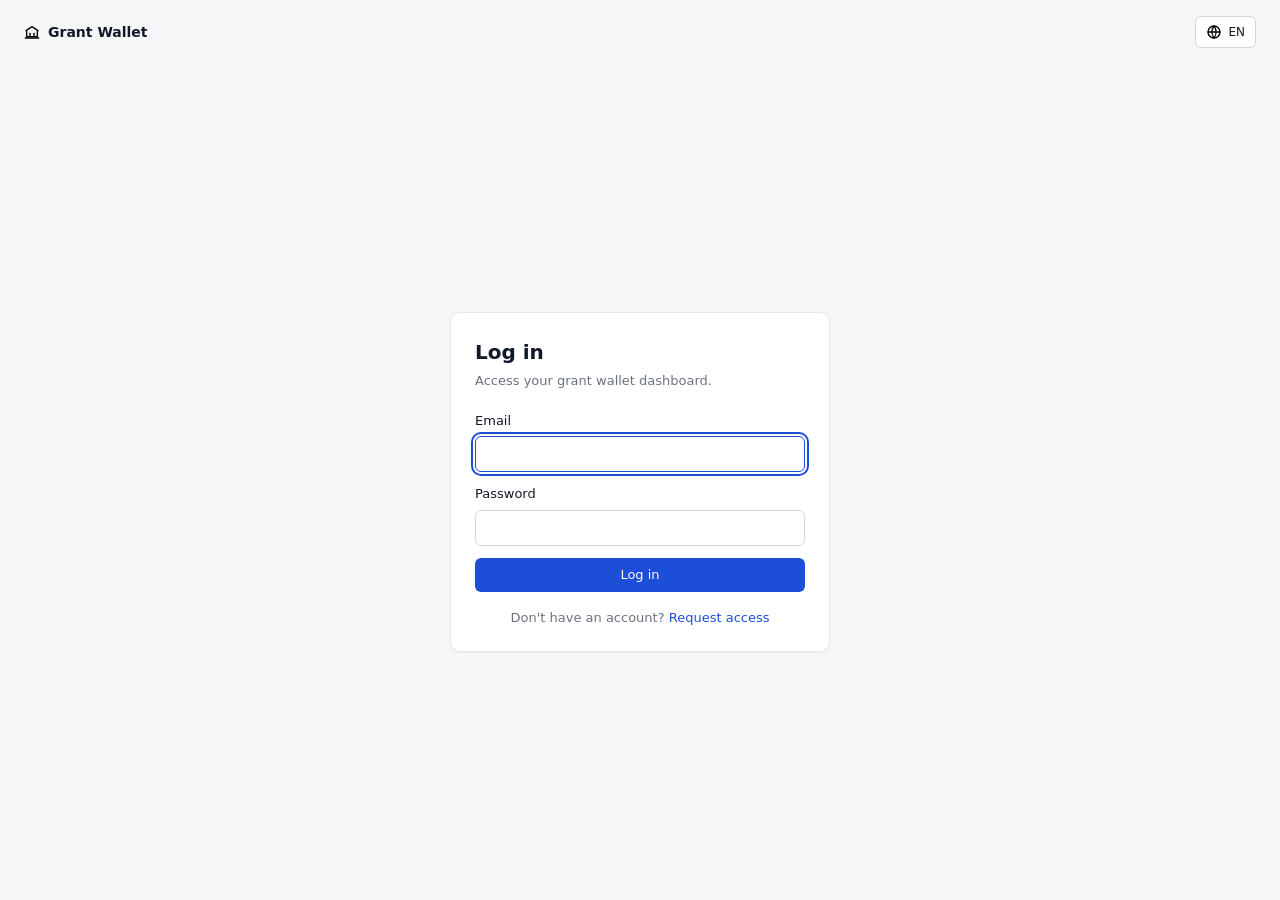
<file: index.html>
<!doctype html>
<html lang="en">
<head>
  <meta charset="UTF-8">
  <meta http-equiv="refresh" content="0; url=login.html">
  <title>Grant Wallet</title>
  <script>window.location.replace("login.html");</script>
</head>
<body>
  <p>Redirecting to <a href="login.html">login</a>&hellip;</p>
</body>
</html>
</file>
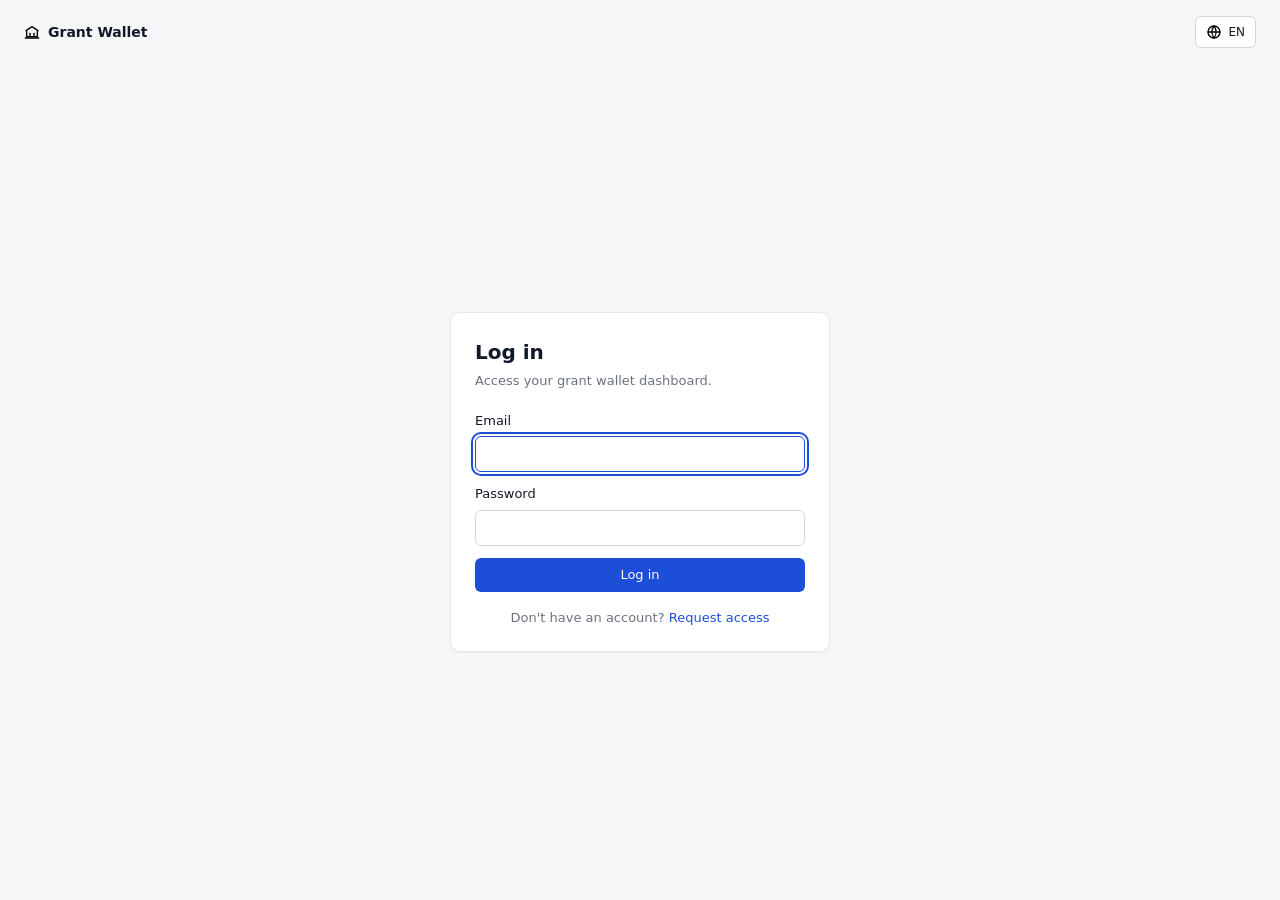
<file: dashboard.html>
<!doctype html>
<html lang="en">
<head>
  <meta charset="UTF-8">
  <meta name="viewport" content="width=device-width, initial-scale=1">
  <title>Dashboard — Grant Wallet</title>
  <link rel="stylesheet" href="css/reset.css">
  <link rel="stylesheet" href="css/variables.css">
  <link rel="stylesheet" href="css/layout.css">
  <link rel="stylesheet" href="css/components.css">
  <link rel="stylesheet" href="css/dashboard.css">
</head>
<body data-page="dashboard">
  <div class="app-shell">
    <header class="topbar" id="topbar"></header>
    <div class="app-body">
      <div class="sidebar-backdrop" id="sidebarBackdrop"></div>
      <nav class="sidebar" id="sidebar"></nav>

      <main class="main-content">
        <div class="page-header">
          <div>
            <h1 class="page-title" data-i18n="dashboard.title">Dashboard</h1>
            <p class="page-subtitle" data-i18n="dashboard.subtitle">Overview of your grant funds and recent activity.</p>
          </div>
          <div class="page-header-actions">
            <span class="last-updated" id="lastUpdated" data-no-translate="true">Last updated: --</span>
            <button class="btn btn-secondary btn-sm" id="refreshBtn" type="button">
              <img src="assets/icons/refresh.svg" class="icon icon-sm" alt="">
              <span data-i18n="common.refresh">Refresh</span>
            </button>
          </div>
        </div>

        <div class="summary-grid" id="summaryCards"></div>

        <section class="card activity-card">
          <h2 class="section-title" data-i18n="dashboard.recentActivity">Recent activity</h2>
          <div id="activityList" class="activity-list"></div>
        </section>
      </main>
    </div>
  </div>

  <div id="toast-root" class="toast-root"></div>

  <script src="js/translations.js"></script>
  <script src="js/translator.js"></script>
  <script src="js/api.js"></script>
  <script src="js/auth.js"></script>
  <script src="js/navigation.js"></script>
  <script src="js/app.js"></script>
  <script src="js/dashboard.js"></script>
</body>
</html>
</file>
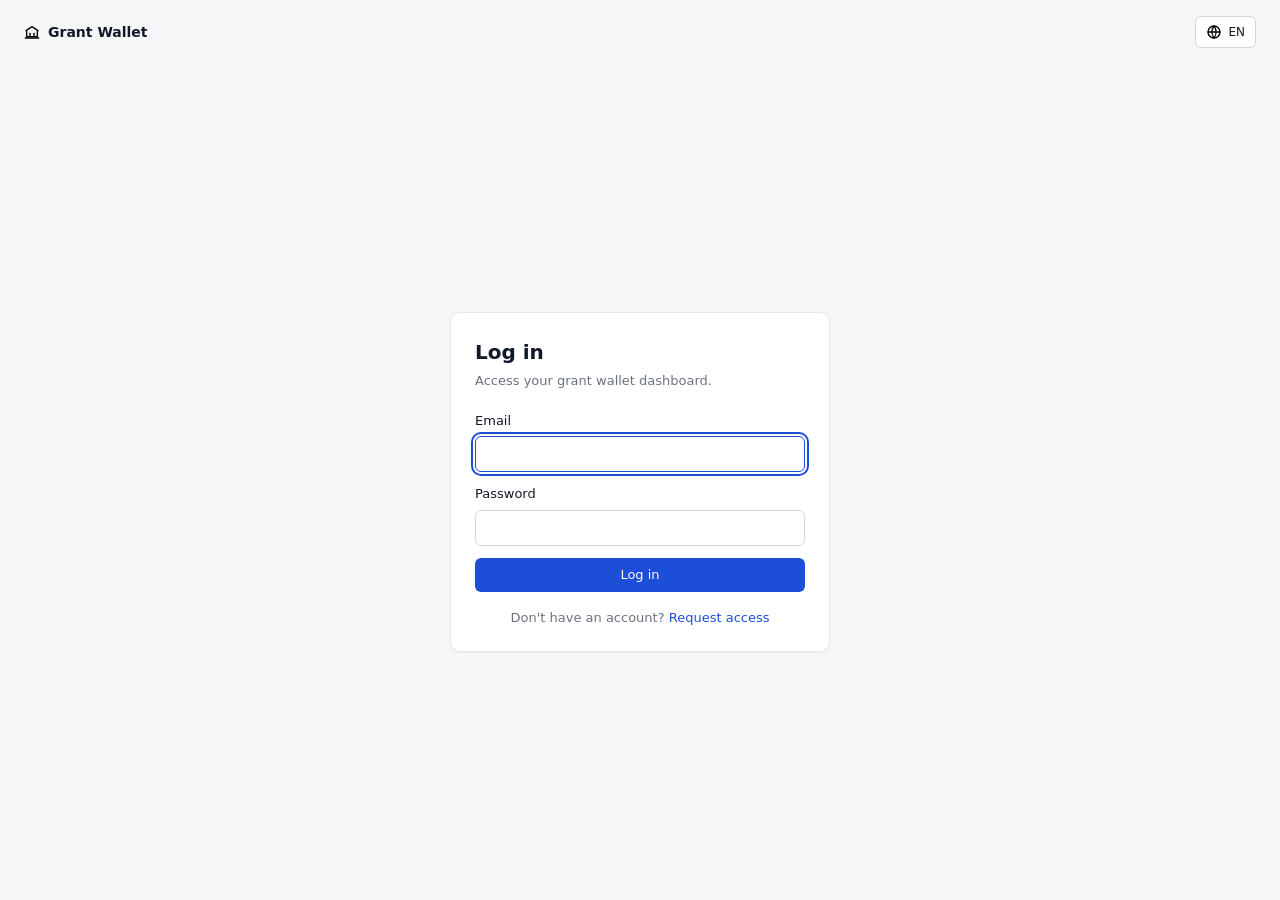
<file: history.html>
<!doctype html>
<html lang="en">
<head>
  <meta charset="UTF-8">
  <meta name="viewport" content="width=device-width, initial-scale=1">
  <title>History — Grant Wallet</title>
  <link rel="stylesheet" href="css/reset.css">
  <link rel="stylesheet" href="css/variables.css">
  <link rel="stylesheet" href="css/layout.css">
  <link rel="stylesheet" href="css/components.css">
  <link rel="stylesheet" href="css/dashboard.css">
</head>
<body data-page="history">
  <div class="app-shell">
    <header class="topbar" id="topbar"></header>
    <div class="app-body">
      <div class="sidebar-backdrop" id="sidebarBackdrop"></div>
      <nav class="sidebar" id="sidebar"></nav>

      <main class="main-content">
        <div class="page-header">
          <div>
            <h1 class="page-title" data-i18n="history.title">Grant history</h1>
            <p class="page-subtitle" data-i18n="history.subtitle">All grant applications submitted under your account.</p>
          </div>
        </div>

        <div class="filter-tabs" role="tablist">
          <button class="filter-tab is-active" data-filter="all" type="button" data-i18n="history.filterAll">All</button>
          <button class="filter-tab" data-filter="approved" type="button" data-i18n="history.filterApproved">Approved</button>
          <button class="filter-tab" data-filter="not-approved" type="button" data-i18n="history.filterNotApproved">Not approved</button>
        </div>

        <div class="history-toolbar">
          <div class="search-field">
            <img src="assets/icons/search.svg" class="icon" alt="">
            <input type="search" id="searchInput" data-i18n-placeholder="history.searchPlaceholder" placeholder="Search by program name">
          </div>
          <span class="result-count" id="resultCount" data-no-translate="true"></span>
        </div>

        <div class="card">
          <div class="table-wrap">
            <table class="data-table">
              <thead>
                <tr>
                  <th data-i18n="history.program">Program</th>
                  <th data-i18n="history.date">Date</th>
                  <th data-i18n="history.amount">Amount</th>
                  <th data-i18n="history.net">Net</th>
                  <th data-i18n="history.status">Status</th>
                </tr>
              </thead>
              <tbody id="historyTableBody"></tbody>
            </table>
          </div>
          <div class="history-cards" id="historyCards"></div>
        </div>
      </main>
    </div>
  </div>

  <div id="toast-root" class="toast-root"></div>

  <script src="js/translations.js"></script>
  <script src="js/translator.js"></script>
  <script src="js/api.js"></script>
  <script src="js/auth.js"></script>
  <script src="js/navigation.js"></script>
  <script src="js/app.js"></script>
  <script src="js/history.js"></script>
</body>
</html>
</file>
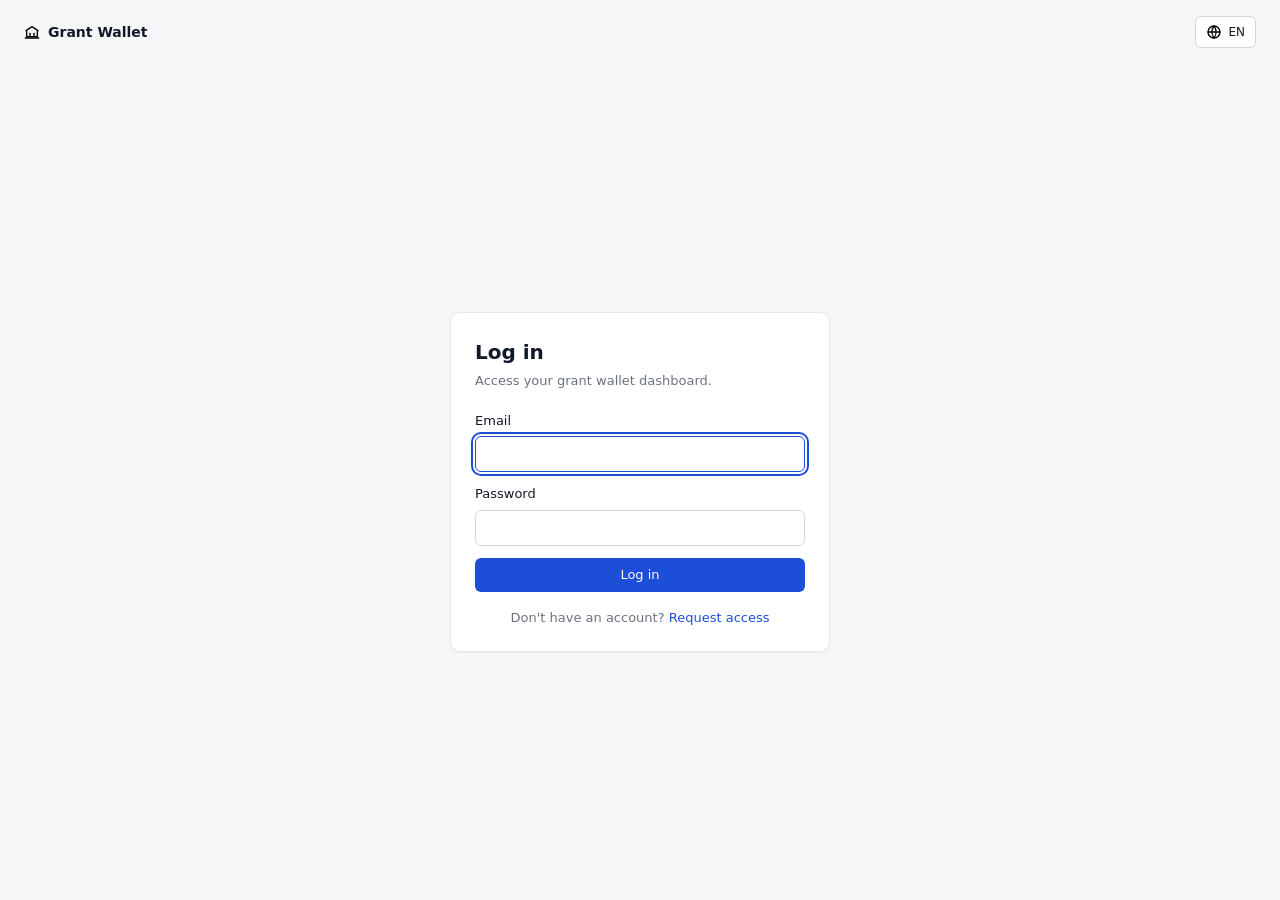
<file: login.html>
<!doctype html>
<html lang="en">
<head>
  <meta charset="UTF-8">
  <meta name="viewport" content="width=device-width, initial-scale=1">
  <title>Log in — Grant Wallet</title>
  <link rel="stylesheet" href="css/reset.css">
  <link rel="stylesheet" href="css/variables.css">
  <link rel="stylesheet" href="css/layout.css">
  <link rel="stylesheet" href="css/components.css">
  <link rel="stylesheet" href="css/auth.css">
</head>
<body data-page="login">
  <div class="auth-shell">
    <div class="auth-topbar">
      <div class="brand" data-no-translate="true">
        <img src="assets/icons/bank.svg" class="icon brand-icon" alt="">
        <span>Grant Wallet</span>
      </div>
      <button class="lang-toggle" id="langToggle" type="button" aria-label="Toggle language">
        <img src="assets/icons/globe.svg" class="icon" alt="">
        <span id="langToggleLabel">EN</span>
      </button>
    </div>

    <div class="auth-card-wrap">
      <div class="card auth-card">
        <h1 class="auth-title" data-i18n="login.title">Log in</h1>
        <p class="auth-subtitle" data-i18n="login.subtitle">Access your grant wallet dashboard.</p>

        <form id="loginForm" novalidate>
          <div class="field">
            <label for="email" data-i18n="login.email">Email</label>
            <input type="email" id="email" name="email" required autocomplete="email" autofocus>
          </div>
          <div class="field">
            <label for="password" data-i18n="login.password">Password</label>
            <input type="password" id="password" name="password" required autocomplete="current-password">
          </div>
          <div class="form-error" id="loginError" role="alert" hidden></div>
          <button type="submit" class="btn btn-primary btn-block" id="loginSubmit">
            <span data-i18n="login.submit">Log in</span>
          </button>
        </form>

        <p class="auth-footnote">
          <span data-i18n="login.noAccount">Don't have an account?</span>
          <a href="register.html" data-i18n="login.registerLink">Request access</a>
        </p>
      </div>
    </div>
  </div>

  <div id="toast-root" class="toast-root"></div>

  <script src="js/translations.js"></script>
  <script src="js/translator.js"></script>
  <script src="js/api.js"></script>
  <script src="js/auth.js"></script>
  <script src="js/navigation.js"></script>
  <script src="js/app.js"></script>
</body>
</html>
</file>
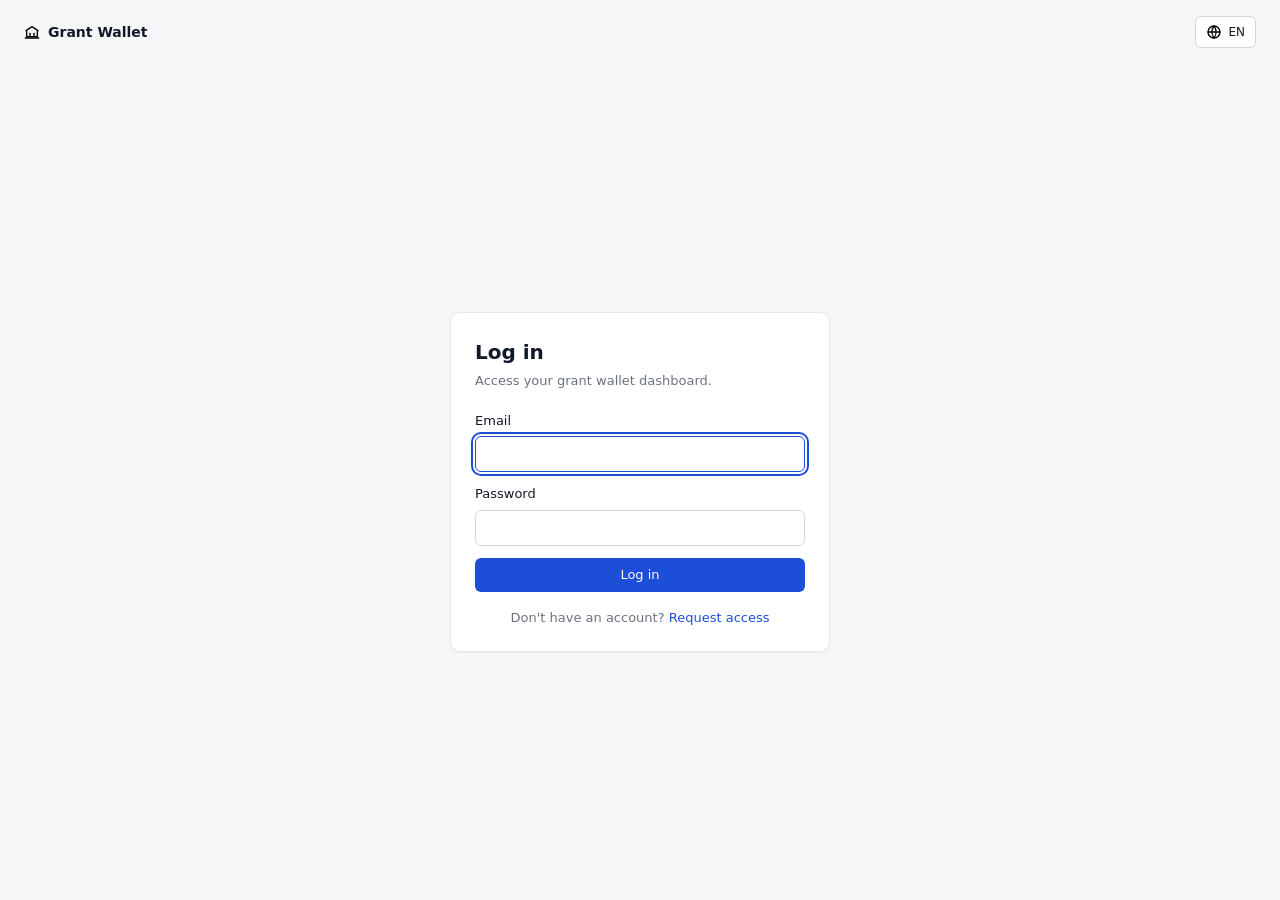
<file: profile.html>
<!doctype html>
<html lang="en">
<head>
  <meta charset="UTF-8">
  <meta name="viewport" content="width=device-width, initial-scale=1">
  <title>Profile — Grant Wallet</title>
  <link rel="stylesheet" href="css/reset.css">
  <link rel="stylesheet" href="css/variables.css">
  <link rel="stylesheet" href="css/layout.css">
  <link rel="stylesheet" href="css/components.css">
  <link rel="stylesheet" href="css/dashboard.css">
</head>
<body data-page="profile">
  <div class="app-shell">
    <header class="topbar" id="topbar"></header>
    <div class="app-body">
      <div class="sidebar-backdrop" id="sidebarBackdrop"></div>
      <nav class="sidebar" id="sidebar"></nav>

      <main class="main-content">
        <div class="page-header">
          <div>
            <h1 class="page-title" data-i18n="profile.title">Profile details</h1>
            <p class="page-subtitle" data-i18n="profile.subtitle">Read-only account information.</p>
          </div>
        </div>

        <section class="card">
          <div class="profile-grid" id="profileGrid"></div>
        </section>
      </main>
    </div>
  </div>

  <div id="toast-root" class="toast-root"></div>

  <script src="js/translations.js"></script>
  <script src="js/translator.js"></script>
  <script src="js/api.js"></script>
  <script src="js/auth.js"></script>
  <script src="js/navigation.js"></script>
  <script src="js/app.js"></script>
  <script src="js/profile.js"></script>
</body>
</html>
</file>
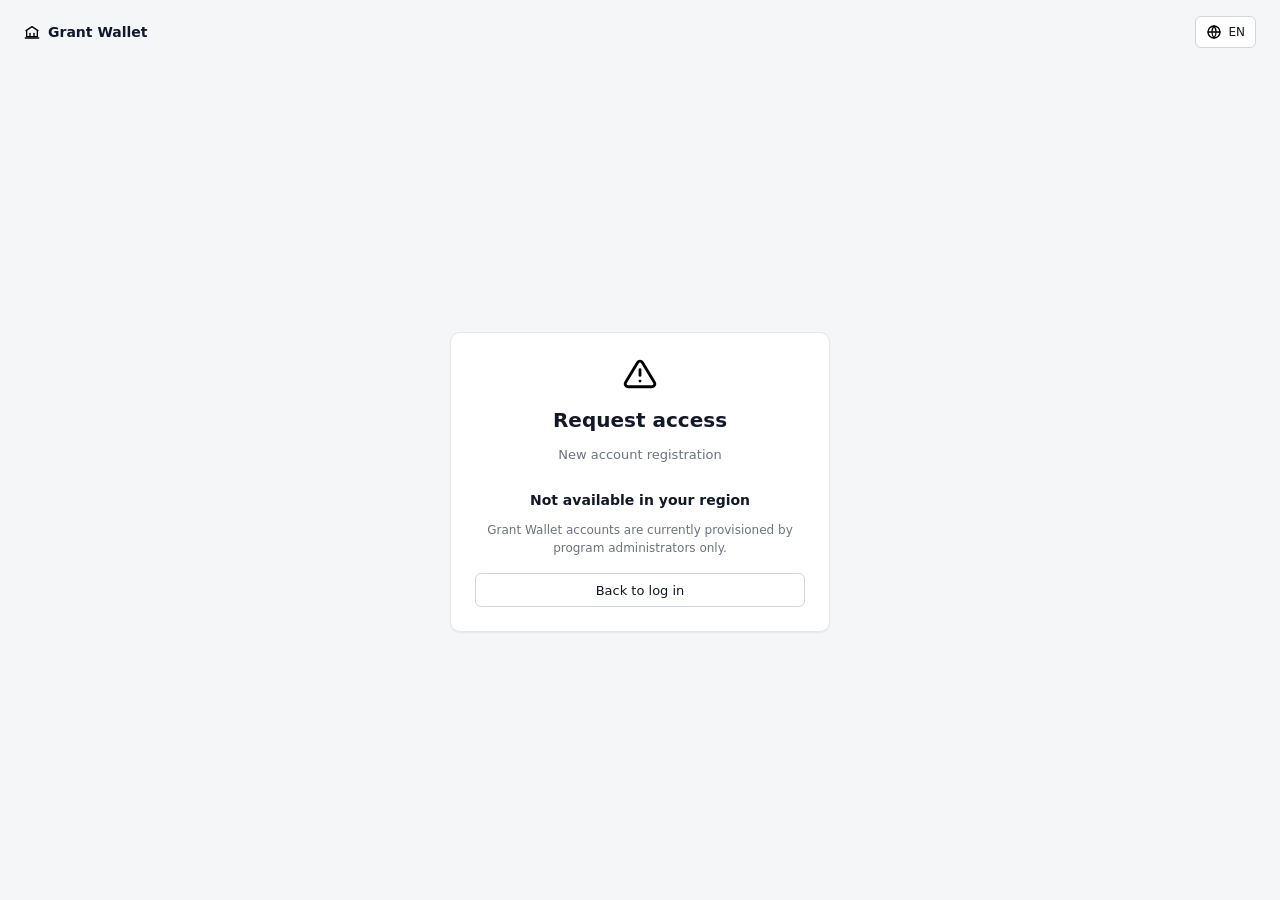
<file: register.html>
<!doctype html>
<html lang="en">
<head>
  <meta charset="UTF-8">
  <meta name="viewport" content="width=device-width, initial-scale=1">
  <title>Request access — Grant Wallet</title>
  <link rel="stylesheet" href="css/reset.css">
  <link rel="stylesheet" href="css/variables.css">
  <link rel="stylesheet" href="css/layout.css">
  <link rel="stylesheet" href="css/components.css">
  <link rel="stylesheet" href="css/auth.css">
</head>
<body data-page="register">
  <div class="auth-shell">
    <div class="auth-topbar">
      <div class="brand" data-no-translate="true">
        <img src="assets/icons/bank.svg" class="icon brand-icon" alt="">
        <span>Grant Wallet</span>
      </div>
      <button class="lang-toggle" id="langToggle" type="button" aria-label="Toggle language">
        <img src="assets/icons/globe.svg" class="icon" alt="">
        <span id="langToggleLabel">EN</span>
      </button>
    </div>

    <div class="auth-card-wrap">
      <div class="card auth-card">
        <div class="register-message">
          <img src="assets/icons/alert.svg" class="icon register-icon" alt="">
          <h1 class="auth-title" data-i18n="register.title">Request access</h1>
          <p class="auth-subtitle" data-i18n="register.subtitle">New account registration</p>
          <p><strong data-i18n="register.message">Not available in your region</strong></p>
          <p class="register-note">Grant Wallet accounts are currently provisioned by program administrators only.</p>
        </div>

        <a href="login.html" class="btn btn-secondary btn-block" style="margin-top:16px;" data-i18n="register.backToLogin">Back to log in</a>
      </div>
    </div>
  </div>

  <div id="toast-root" class="toast-root"></div>

  <script src="js/translations.js"></script>
  <script src="js/translator.js"></script>
  <script src="js/api.js"></script>
  <script src="js/auth.js"></script>
  <script src="js/navigation.js"></script>
  <script src="js/app.js"></script>
</body>
</html>
</file>
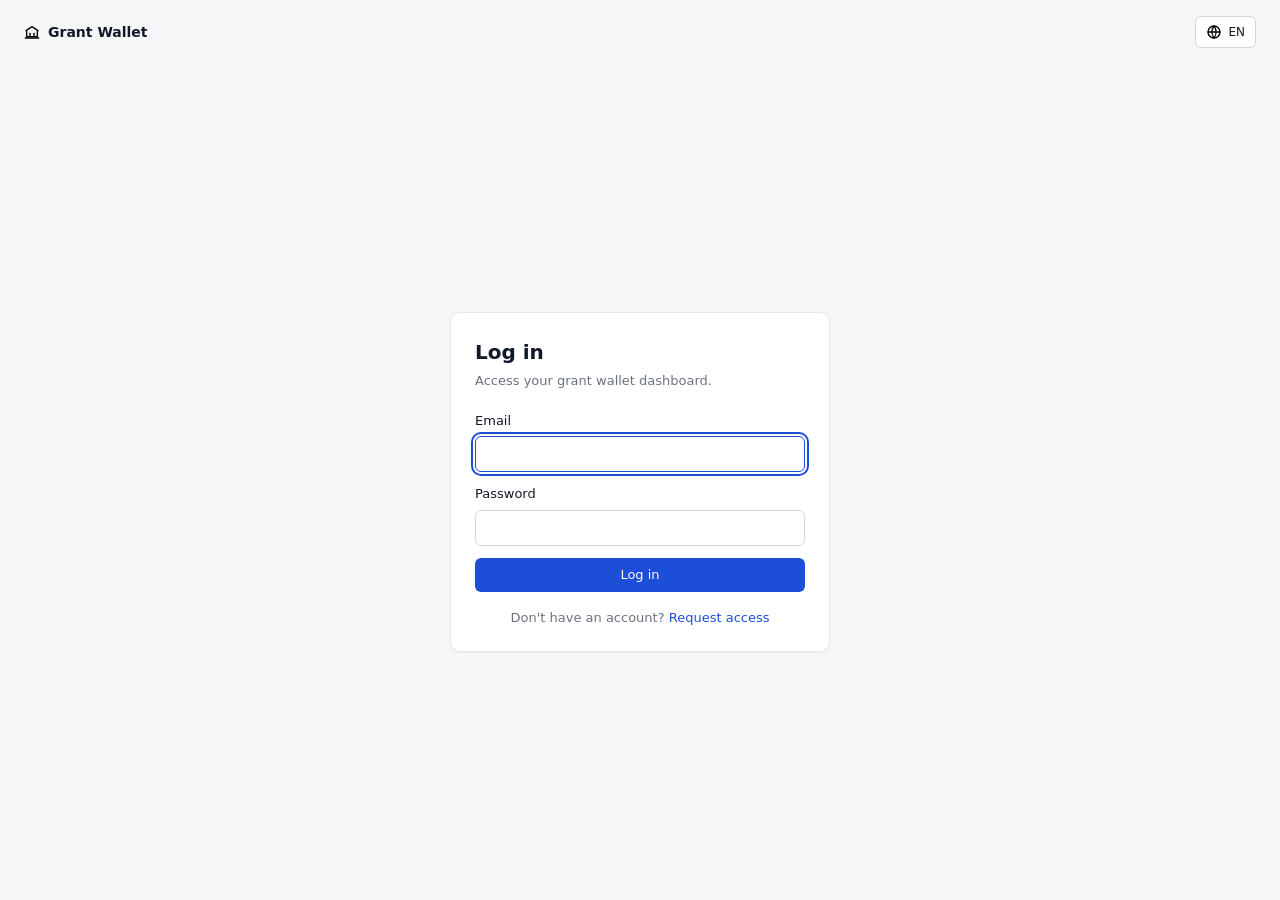
<file: withdraw.html>
<!doctype html>
<html lang="en">
<head>
  <meta charset="UTF-8">
  <meta name="viewport" content="width=device-width, initial-scale=1">
  <title>Withdraw — Grant Wallet</title>
  <link rel="stylesheet" href="css/reset.css">
  <link rel="stylesheet" href="css/variables.css">
  <link rel="stylesheet" href="css/layout.css">
  <link rel="stylesheet" href="css/components.css">
  <link rel="stylesheet" href="css/dashboard.css">
  <link rel="stylesheet" href="css/withdraw.css">
</head>
<body data-page="withdraw">
  <div class="app-shell">
    <header class="topbar" id="topbar"></header>
    <div class="app-body">
      <div class="sidebar-backdrop" id="sidebarBackdrop"></div>
      <nav class="sidebar" id="sidebar"></nav>

      <main class="main-content">
        <div class="page-header">
          <div>
            <h1 class="page-title" data-i18n="withdraw.title">Withdraw funds</h1>
            <p class="page-subtitle" data-i18n="withdraw.subtitle">Transfer your available grant balance to a bank account.</p>
          </div>
        </div>

        <div class="card balance-banner">
          <div>
            <div class="metric-label" data-i18n="withdraw.availableBalanceLabel">Available balance</div>
            <div class="metric-value" id="availableBalance" data-no-translate="true">$0.00</div>
          </div>
          <a href="dashboard.html" class="btn btn-secondary btn-sm" data-i18n="withdraw.backToDashboard">Back to dashboard</a>
        </div>

        <div class="withdraw-layout">
          <div class="card">
            <h2 class="section-title" data-i18n="withdraw.formTitle">Bank details</h2>
            <form id="withdrawForm" novalidate>
              <div class="field">
                <label for="fullName" data-i18n="withdraw.name">Account holder name</label>
                <input type="text" id="fullName" required>
              </div>
              <div class="field">
                <label for="bankName" data-i18n="withdraw.bank">Bank name</label>
                <input type="text" id="bankName" required>
              </div>
              <div class="field-row">
                <div class="field">
                  <label for="accountNumber" data-i18n="withdraw.account">Account / IBAN</label>
                  <input type="text" id="accountNumber" required>
                </div>
                <div class="field">
                  <label for="routingCode" data-i18n="withdraw.routing">Routing / SWIFT (optional)</label>
                  <input type="text" id="routingCode">
                </div>
              </div>
              <div class="field-row">
                <div class="field">
                  <label for="country" data-i18n="withdraw.country">Country</label>
                  <input type="text" id="country" required>
                </div>
                <div class="field">
                  <label for="amount" data-i18n="withdraw.amount">Amount</label>
                  <input type="number" id="amount" min="0" step="0.01" required>
                </div>
              </div>
              <button type="submit" id="withdrawSubmit" class="btn btn-primary btn-block" data-i18n="withdraw.submit">Request withdrawal</button>
            </form>
          </div>

          <div class="card">
            <h2 class="section-title" data-i18n="withdraw.recentAttempts">Recent activity</h2>
            <div id="recentAttempts" class="recent-attempts-list"></div>
          </div>
        </div>
      </main>
    </div>
  </div>

  <div id="conversionModal" class="modal" role="dialog" aria-modal="true" aria-labelledby="conversionModalTitle" hidden>
    <div class="modal-backdrop" id="conversionModalBackdrop"></div>
    <div class="modal-panel">
      <h2 class="modal-title" id="conversionModalTitle" data-i18n="withdraw.conversionTitle">Conversion required</h2>
      <p class="modal-copy" data-i18n="withdraw.conversionMessage">Your funds must be converted before withdrawal. Please check back later.</p>
      <p class="modal-copy" data-i18n="withdraw.savedMessage">Your bank details have been saved in the database and are awaiting conversion.</p>
      <button type="button" id="conversionModalClose" class="btn btn-primary" data-i18n="withdraw.modalClose">Close</button>
    </div>
  </div>

  <div id="toast-root" class="toast-root"></div>

  <script src="js/translations.js"></script>
  <script src="js/translator.js"></script>
  <script src="js/api.js"></script>
  <script src="js/auth.js"></script>
  <script src="js/navigation.js"></script>
  <script src="js/app.js"></script>
  <script src="js/withdraw.js"></script>
</body>
</html>
</file>
<file: css/variables.css>
:root {
  /* Typography */
  --font-family: ui-sans-serif, system-ui, -apple-system, "Segoe UI", Roboto, Helvetica, Arial, sans-serif;
  --font-size-base: 14px;
  --font-size-sm: 12px;
  --font-size-md: 13px;
  --font-size-lg: 15px;
  --font-size-h1: 20px;
  --font-size-h2: 15px;
  --font-size-h3: 14px;

  /* Colors */
  --color-bg: #f5f6f8;
  --color-surface: #ffffff;
  --color-border: #e5e7eb;
  --color-border-strong: #d1d5db;
  --color-text: #111827;
  --color-text-muted: #6b7280;
  --color-primary: #1d4ed8;
  --color-primary-hover: #1e40af;
  --color-success: #047857;
  --color-success-bg: #ecfdf5;
  --color-danger: #b91c1c;
  --color-danger-bg: #fef2f2;
  --color-warning: #b45309;
  --color-warning-bg: #fffbeb;

  /* Radius */
  --radius-sm: 6px;
  --radius-md: 8px;
  --radius-lg: 10px;

  /* Shadows (subtle only) */
  --shadow-sm: 0 1px 2px rgba(16, 24, 40, 0.06);
  --shadow-md: 0 2px 6px rgba(16, 24, 40, 0.10);

  /* Spacing */
  --space-1: 4px;
  --space-2: 8px;
  --space-3: 12px;
  --space-4: 16px;
  --space-5: 20px;
  --space-6: 24px;

  /* Sizing tokens to enforce compact UI */
  --control-height: 36px;
  --button-height: 34px;
  --max-width: 1180px;
  --sidebar-width: 216px;
  --topbar-height: 56px;

  --transition-fast: 120ms ease;
}

@media (prefers-reduced-motion: reduce) {
  *, *::before, *::after {
    animation-duration: 0.001ms !important;
    animation-iteration-count: 1 !important;
    transition-duration: 0.001ms !important;
    scroll-behavior: auto !important;
  }
}
</file>
<file: css/layout.css>
.app-shell {
  min-height: 100vh;
  display: flex;
  flex-direction: column;
}

.topbar {
  height: var(--topbar-height);
  display: flex;
  align-items: center;
  gap: 12px;
  padding: 0 16px;
  background: var(--color-surface);
  border-bottom: 1px solid var(--color-border);
  position: sticky;
  top: 0;
  z-index: 20;
}

.topbar-spacer {
  flex: 1;
}

.hamburger {
  display: none;
}

.brand {
  display: flex;
  align-items: center;
  gap: 8px;
  font-weight: 600;
  font-size: 14px;
  color: var(--color-text);
}

.brand-icon {
  width: 20px;
  height: 20px;
  color: var(--color-primary);
}

.app-body {
  display: flex;
  flex: 1;
  width: 100%;
  max-width: var(--max-width);
  margin: 0 auto;
}

.sidebar {
  width: var(--sidebar-width);
  flex-shrink: 0;
  border-right: 1px solid var(--color-border);
  background: var(--color-surface);
  padding: 12px 8px;
}

.sidebar-nav {
  display: flex;
  flex-direction: column;
  gap: 2px;
}

.sidebar-link {
  display: flex;
  align-items: center;
  gap: 10px;
  padding: 8px 10px;
  border-radius: var(--radius-sm);
  color: var(--color-text-muted);
  font-size: 13px;
}

.sidebar-link .icon {
  color: currentColor;
}

.sidebar-link:hover {
  background: var(--color-bg);
  color: var(--color-text);
}

.sidebar-link.is-active {
  background: #eef2ff;
  color: var(--color-primary);
  font-weight: 600;
}

.sidebar-backdrop {
  display: none;
}

.main-content {
  flex: 1;
  min-width: 0;
  padding: 20px 24px 40px;
}

.page-header {
  display: flex;
  justify-content: space-between;
  align-items: flex-end;
  gap: 16px;
  margin-bottom: 16px;
  flex-wrap: wrap;
}

.page-title {
  font-size: var(--font-size-h1);
  font-weight: 600;
  letter-spacing: -0.01em;
}

.page-subtitle {
  font-size: 13px;
  color: var(--color-text-muted);
  margin-top: 2px;
}

.page-header-actions {
  display: flex;
  align-items: center;
  gap: 12px;
}

.last-updated {
  font-size: 12px;
  color: var(--color-text-muted);
}

@media (max-width: 900px) {
  .hamburger {
    display: inline-flex;
  }

  .sidebar {
    position: fixed;
    top: var(--topbar-height);
    left: 0;
    bottom: 0;
    transform: translateX(-100%);
    transition: transform var(--transition-fast);
    z-index: 30;
    box-shadow: var(--shadow-md);
    overflow-y: auto;
  }

  .sidebar.is-open {
    transform: translateX(0);
  }

  .sidebar-backdrop {
    display: none;
    position: fixed;
    inset: var(--topbar-height) 0 0 0;
    background: rgba(15, 23, 42, 0.32);
    z-index: 25;
  }

  .sidebar-backdrop.is-visible {
    display: block;
  }

  .main-content {
    padding: 16px;
  }

  .user-name {
    display: none;
  }
}
</file>
<file: css/components.css>
.card {
  background: var(--color-surface);
  border: 1px solid var(--color-border);
  border-radius: var(--radius-lg);
  padding: 16px;
  box-shadow: var(--shadow-sm);
}

.btn {
  height: var(--button-height);
  padding: 0 14px;
  border-radius: var(--radius-sm);
  border: 1px solid transparent;
  font-size: 13px;
  font-weight: 500;
  display: inline-flex;
  align-items: center;
  justify-content: center;
  gap: 6px;
  cursor: pointer;
  transition: background var(--transition-fast), border-color var(--transition-fast), opacity var(--transition-fast);
  white-space: nowrap;
}

.btn-primary {
  background: var(--color-primary);
  color: #fff;
}

.btn-primary:hover {
  background: var(--color-primary-hover);
}

.btn-secondary {
  background: var(--color-surface);
  border-color: var(--color-border-strong);
  color: var(--color-text);
}

.btn-secondary:hover {
  background: var(--color-bg);
}

.btn-sm {
  height: 32px;
  font-size: 12px;
  padding: 0 10px;
}

.btn-block {
  width: 100%;
}

.btn:disabled {
  opacity: 0.55;
  cursor: not-allowed;
}

.btn.is-loading {
  opacity: 0.7;
}

.field {
  display: flex;
  flex-direction: column;
  gap: 6px;
  margin-bottom: 12px;
}

.field label {
  font-size: 13px;
  font-weight: 500;
  color: var(--color-text);
}

.field input,
.field select {
  height: var(--control-height);
  border: 1px solid var(--color-border-strong);
  border-radius: var(--radius-sm);
  padding: 0 10px;
  font-size: 14px;
  background: #fff;
  width: 100%;
}

.field input:focus,
.field select:focus {
  border-color: var(--color-primary);
}

.field-row {
  display: flex;
  gap: 12px;
}

.field-row .field {
  flex: 1;
  min-width: 0;
}

.icon {
  width: 16px;
  height: 16px;
  flex-shrink: 0;
}

.icon-sm {
  width: 14px;
  height: 14px;
}

.icon-xs {
  width: 12px;
  height: 12px;
}

.icon-btn {
  width: 32px;
  height: 32px;
  display: inline-flex;
  align-items: center;
  justify-content: center;
  border: 1px solid transparent;
  border-radius: var(--radius-sm);
  background: transparent;
  color: var(--color-text);
}

.icon-btn:hover {
  background: var(--color-bg);
}

.hamburger-lines {
  width: 14px;
  display: inline-flex;
  flex-direction: column;
  gap: 3px;
}

.hamburger-lines span {
  width: 14px;
  height: 2px;
  background: #111827;
  border-radius: 1px;
  display: block;
}

.lang-toggle {
  height: 32px;
  padding: 0 10px;
  border: 1px solid var(--color-border-strong);
  border-radius: var(--radius-sm);
  background: #fff;
  display: inline-flex;
  align-items: center;
  gap: 6px;
  font-size: 12px;
  font-weight: 500;
  color: var(--color-text);
}

.lang-toggle:hover {
  background: var(--color-bg);
}

.user-menu {
  position: relative;
}

.user-menu-trigger {
  display: flex;
  align-items: center;
  gap: 8px;
  background: transparent;
  padding: 4px 8px;
  border-radius: var(--radius-sm);
  color: var(--color-text);
}

.user-menu-trigger:hover {
  background: var(--color-bg);
}

.avatar {
  width: 24px;
  height: 24px;
  border-radius: 50%;
  background: var(--color-primary);
  color: #fff;
  font-size: 11px;
  font-weight: 600;
  display: flex;
  align-items: center;
  justify-content: center;
  flex-shrink: 0;
}

.user-name {
  font-size: 13px;
  font-weight: 500;
}

.user-menu-panel {
  position: absolute;
  right: 0;
  top: calc(100% + 6px);
  background: #fff;
  border: 1px solid var(--color-border);
  border-radius: var(--radius-md);
  box-shadow: var(--shadow-md);
  min-width: 200px;
  padding: 8px;
  z-index: 30;
}

.user-menu-email {
  font-size: 12px;
  color: var(--color-text-muted);
  padding: 4px 8px 8px;
  border-bottom: 1px solid var(--color-border);
  margin-bottom: 4px;
  word-break: break-all;
}

.user-menu-item {
  display: flex;
  align-items: center;
  gap: 8px;
  width: 100%;
  padding: 8px;
  border-radius: var(--radius-sm);
  font-size: 13px;
  text-align: left;
  color: var(--color-text);
}

.user-menu-item:hover {
  background: var(--color-bg);
}

.badge {
  display: inline-flex;
  align-items: center;
  gap: 4px;
  font-size: 12px;
  font-weight: 500;
  padding: 3px 8px;
  border-radius: 999px;
  white-space: nowrap;
}

.badge-success {
  background: var(--color-success-bg);
  color: var(--color-success);
}

.badge-warning {
  background: var(--color-warning-bg);
  color: var(--color-warning);
}

.badge-neutral {
  background: #f3f4f6;
  color: var(--color-text-muted);
}

.toast-root {
  position: fixed;
  bottom: 16px;
  right: 16px;
  display: flex;
  flex-direction: column;
  gap: 8px;
  z-index: 100;
  max-width: calc(100vw - 32px);
}

.toast {
  background: #111827;
  color: #fff;
  padding: 10px 14px;
  border-radius: var(--radius-sm);
  font-size: 13px;
  box-shadow: var(--shadow-md);
  opacity: 0;
  transform: translateY(6px);
  transition: opacity var(--transition-fast), transform var(--transition-fast);
  max-width: 300px;
}

.toast.is-visible {
  opacity: 1;
  transform: translateY(0);
}

.toast-success {
  background: #065f46;
}

.toast-error {
  background: #991b1b;
}

.skeleton-line {
  height: 12px;
  background: #e5e7eb;
  border-radius: 4px;
  position: relative;
  overflow: hidden;
}

.skeleton-line.short {
  width: 40%;
  margin-bottom: 8px;
}

.skeleton-line.long {
  width: 80%;
}

.skeleton-line::after {
  content: "";
  position: absolute;
  inset: 0;
  background: linear-gradient(90deg, transparent, rgba(255, 255, 255, 0.55), transparent);
  transform: translateX(-100%);
  animation: shimmer 1.4s infinite;
}

@keyframes shimmer {
  100% {
    transform: translateX(100%);
  }
}

@media (prefers-reduced-motion: reduce) {
  .skeleton-line::after {
    animation: none;
  }
}

.section-title {
  font-size: var(--font-size-h2);
  font-weight: 600;
  margin-bottom: 12px;
}

.empty-state {
  padding: 24px 8px;
  text-align: center;
  color: var(--color-text-muted);
  font-size: 13px;
}

.form-error {
  background: var(--color-danger-bg);
  color: var(--color-danger);
  border: 1px solid #fecaca;
  border-radius: var(--radius-sm);
  padding: 8px 10px;
  font-size: 13px;
  margin-bottom: 12px;
}

.notice {
  border-radius: var(--radius-sm);
  padding: 12px 14px;
  font-size: 13px;
  margin-bottom: 16px;
  border: 1px solid;
  display: flex;
  flex-direction: column;
  gap: 2px;
}

.notice-warning {
  background: var(--color-warning-bg);
  border-color: #fde68a;
  color: var(--color-warning);
}

.notice-info {
  background: #eff6ff;
  border-color: #bfdbfe;
  color: #1e40af;
}

.modal {
  position: fixed;
  inset: 0;
  z-index: 120;
  display: flex;
  align-items: center;
  justify-content: center;
  padding: 16px;
}

.modal[hidden] {
  display: none;
}

.modal-backdrop {
  position: absolute;
  inset: 0;
  background: rgba(15, 23, 42, 0.42);
}

.modal-panel {
  position: relative;
  width: 100%;
  max-width: 420px;
  background: #fff;
  border: 1px solid var(--color-border);
  border-radius: var(--radius-md);
  box-shadow: var(--shadow-md);
  padding: 16px;
}

.modal-title {
  font-size: 16px;
  font-weight: 600;
  margin-bottom: 6px;
}

.modal-copy {
  font-size: 13px;
  color: var(--color-text-muted);
  margin-bottom: 8px;
}

.profile-grid {
  display: grid;
  grid-template-columns: repeat(2, minmax(0, 1fr));
  gap: 10px 16px;
}

.profile-item {
  border-top: 1px solid var(--color-border);
  padding-top: 8px;
}

.profile-label {
  font-size: 12px;
  color: var(--color-text-muted);
  margin-bottom: 2px;
}

.profile-value {
  font-size: 13px;
  font-weight: 500;
}

@media (max-width: 700px) {
  .profile-grid {
    grid-template-columns: 1fr;
  }
}

.filter-tabs {
  display: flex;
  gap: 4px;
  background: #eef0f3;
  padding: 4px;
  border-radius: var(--radius-sm);
  width: fit-content;
  margin-bottom: 12px;
}

.filter-tab {
  padding: 6px 12px;
  font-size: 13px;
  border-radius: 5px;
  background: transparent;
  color: var(--color-text-muted);
}

.filter-tab.is-active {
  background: #fff;
  color: var(--color-text);
  box-shadow: var(--shadow-sm);
  font-weight: 500;
}

.table-wrap {
  overflow-x: auto;
}

table.data-table {
  width: 100%;
  font-size: 13px;
}

table.data-table th {
  text-align: left;
  font-weight: 600;
  color: var(--color-text-muted);
  font-size: 11px;
  text-transform: uppercase;
  letter-spacing: 0.04em;
  padding: 8px 12px;
  border-bottom: 1px solid var(--color-border);
}

table.data-table td {
  padding: 10px 12px;
  border-bottom: 1px solid var(--color-border);
}

table.data-table tr:last-child td {
  border-bottom: none;
}

.history-toolbar {
  display: flex;
  justify-content: space-between;
  align-items: center;
  gap: 12px;
  margin-bottom: 12px;
  flex-wrap: wrap;
}

.search-field {
  position: relative;
  max-width: 280px;
  width: 100%;
}

.search-field input {
  width: 100%;
  height: var(--control-height);
  border: 1px solid var(--color-border-strong);
  border-radius: var(--radius-sm);
  padding: 0 10px 0 32px;
  font-size: 13px;
}

.search-field .icon {
  position: absolute;
  left: 10px;
  top: 50%;
  transform: translateY(-50%);
  color: var(--color-text-muted);
}

.result-count {
  font-size: 12px;
  color: var(--color-text-muted);
}

.history-cards {
  display: none;
  flex-direction: column;
  gap: 10px;
}

.history-card {
  padding: 12px;
  border-radius: var(--radius-md);
}

.history-card-top {
  display: flex;
  justify-content: space-between;
  align-items: center;
  gap: 8px;
  margin-bottom: 8px;
}

.history-card-title {
  font-weight: 500;
  font-size: 13px;
}

.history-card-row {
  display: flex;
  justify-content: space-between;
  font-size: 12px;
  color: var(--color-text-muted);
  padding: 2px 0;
}

@media (max-width: 700px) {
  .table-wrap {
    display: none;
  }

  .history-cards {
    display: flex;
  }
}
</file>
<file: css/dashboard.css>
.summary-grid {
  display: grid;
  grid-template-columns: repeat(3, 1fr);
  gap: 14px;
  margin-bottom: 16px;
}

@media (max-width: 800px) {
  .summary-grid {
    grid-template-columns: 1fr;
  }
}

.metric-card {
  display: flex;
  flex-direction: column;
  gap: 6px;
  min-height: 96px;
}

.metric-label {
  font-size: 12px;
  color: var(--color-text-muted);
  text-transform: uppercase;
  letter-spacing: 0.03em;
}

.metric-value {
  font-size: 22px;
  font-weight: 600;
  letter-spacing: -0.01em;
}

.metric-hint {
  font-size: 12px;
  color: var(--color-text-muted);
}

.metric-cta {
  margin-top: 6px;
  align-self: flex-start;
}

.activity-card {
  padding: 16px;
}

.activity-list {
  display: flex;
  flex-direction: column;
}

.activity-item {
  display: flex;
  align-items: center;
  gap: 10px;
  padding: 10px 0;
  border-bottom: 1px solid var(--color-border);
}

.activity-item:last-child {
  border-bottom: none;
}

.activity-icon {
  width: 18px;
  height: 18px;
  color: var(--color-text-muted);
  flex-shrink: 0;
}

.activity-body {
  flex: 1;
  min-width: 0;
}

.activity-title {
  font-size: 13px;
  font-weight: 500;
}

.activity-meta {
  font-size: 12px;
  color: var(--color-text-muted);
}

.skeleton-card {
  gap: 8px;
}
</file>
<file: css/auth.css>
.auth-shell {
  min-height: 100vh;
  display: flex;
  flex-direction: column;
  background: var(--color-bg);
}

.auth-topbar {
  display: flex;
  justify-content: space-between;
  align-items: center;
  padding: 16px 24px;
}

.auth-card-wrap {
  flex: 1;
  display: flex;
  align-items: center;
  justify-content: center;
  padding: 24px;
}

.auth-card {
  width: 100%;
  max-width: 380px;
  padding: 24px;
}

.auth-title {
  font-size: 20px;
  font-weight: 600;
  margin-bottom: 4px;
}

.auth-subtitle {
  font-size: 13px;
  color: var(--color-text-muted);
  margin-bottom: 20px;
}

.auth-footnote {
  margin-top: 16px;
  font-size: 13px;
  text-align: center;
  color: var(--color-text-muted);
}

.auth-footnote a {
  color: var(--color-primary);
  font-weight: 500;
}

.auth-footnote a:hover {
  text-decoration: underline;
}

.register-message {
  display: flex;
  flex-direction: column;
  align-items: center;
  text-align: center;
  gap: 6px;
}

.register-icon {
  width: 34px;
  height: 34px;
  color: var(--color-warning);
  margin-bottom: 8px;
}

.register-note {
  font-size: 12px;
  color: var(--color-text-muted);
  margin-top: 4px;
}
</file>
<file: css/withdraw.css>
.withdraw-layout {
  display: grid;
  grid-template-columns: 1.4fr 1fr;
  gap: 16px;
  align-items: start;
}

@media (max-width: 800px) {
  .withdraw-layout {
    grid-template-columns: 1fr;
  }
}

.balance-banner {
  display: flex;
  justify-content: space-between;
  align-items: center;
  gap: 12px;
  margin-bottom: 16px;
  flex-wrap: wrap;
}

.balance-banner .metric-value {
  font-size: 20px;
}

.recent-attempts-list {
  display: flex;
  flex-direction: column;
  gap: 8px;
}

.attempt-item {
  padding: 10px;
  border: 1px solid var(--color-border);
  border-radius: var(--radius-sm);
  font-size: 12px;
}
</file>
